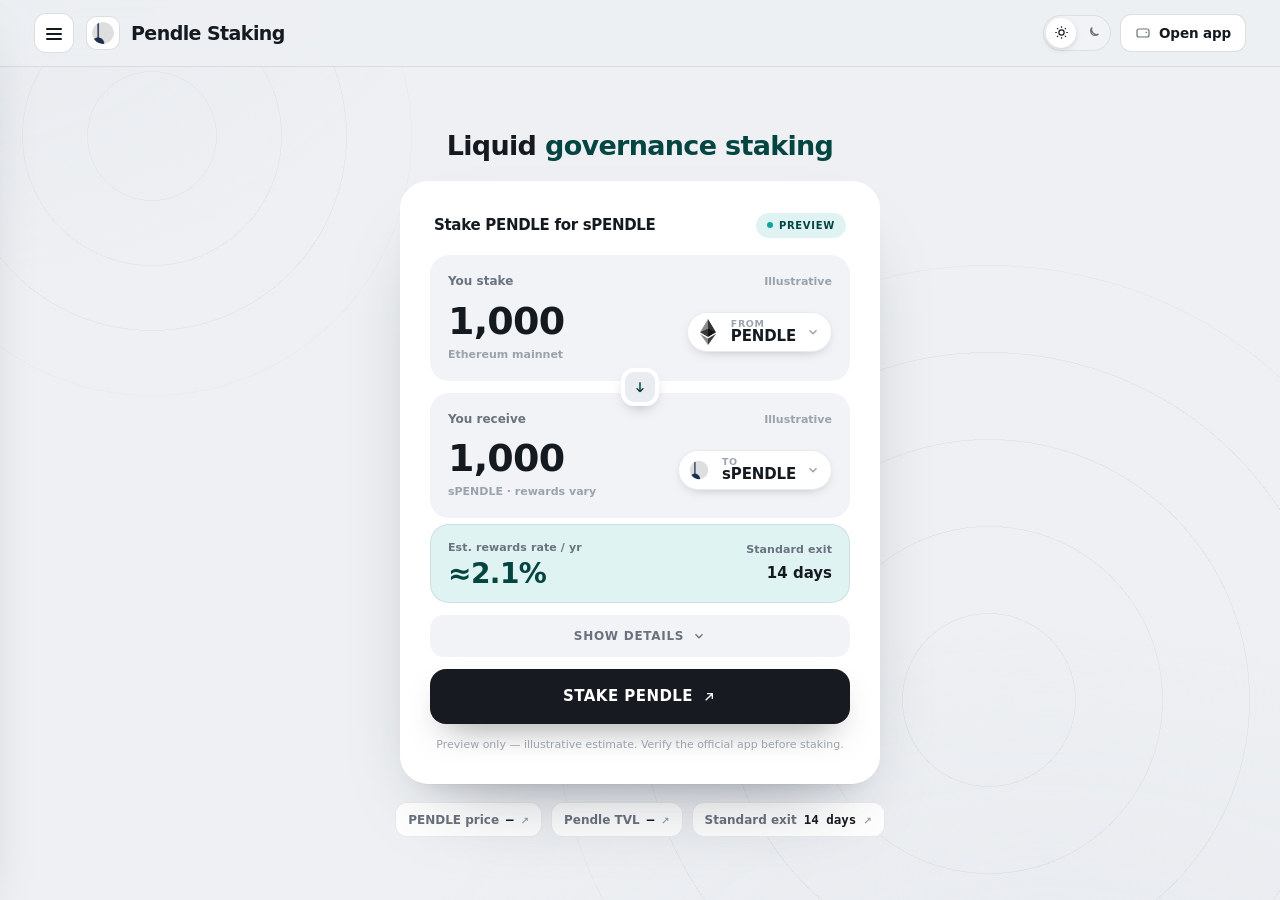
<file: index.html>
<!doctype html>
<html lang="en">
<head>
  <meta charset="utf-8">
  <meta name="viewport" content="width=device-width, initial-scale=1">
  <title>Pendle Staking — Liquid governance staking</title>
  <meta name="description" content="Pendle Staking lets users stake PENDLE 1:1 for sPENDLE, an active-participation governance token that receives pro-rata protocol buyback rewards.">
  <meta name="robots" content="index,follow,max-snippet:-1,max-image-preview:large,max-video-preview:-1">
  <meta name="theme-color" content="#eef0f3">
  <link rel="canonical" href="https://pendle-staking.github.io/">
  <link rel="icon" type="image/png" href="favicon.png">
  <link rel="prefetch" href="dashboard/index.html">
  <link rel="preconnect" href="https://defillama.com/" crossorigin>
  <link rel="preconnect" href="https://coins.llama.fi" crossorigin>
  <meta property="og:type" content="website"><meta property="og:url" content="https://pendle-staking.github.io/">
  <meta property="og:title" content="Pendle Staking — Liquid governance staking">
  <meta property="og:description" content="Pendle Staking lets users stake PENDLE 1:1 for sPENDLE, an active-participation governance token that receives pro-rata protocol buyback rewards.">
  <meta property="og:site_name" content="Pendle Staking dashboard"><meta property="og:image" content="https://pendle-staking.github.io/og-cover.png">
  <meta name="twitter:card" content="summary_large_image"><meta name="twitter:title" content="Pendle Staking — Liquid governance staking"><meta name="twitter:description" content="Pendle Staking lets users stake PENDLE 1:1 for sPENDLE, an active-participation governance token that receives pro-rata protocol buyback rewards."><meta name="twitter:image" content="https://pendle-staking.github.io/og-cover.png">
  <script type="application/ld+json">
  {
    "@context":"https://schema.org",
    "@graph":[
      {"@type":"WebSite","@id":"https://pendle-staking.github.io/#website","url":"https://pendle-staking.github.io/","name":"Pendle Staking dashboard","inLanguage":"en-US"},
      {"@type":"Thing","@id":"https://pendle-staking.github.io/#brand","name":"Pendle Staking",
       "description":"Pendle Staking lets users stake PENDLE 1:1 for sPENDLE, an active-participation governance token that receives pro-rata protocol buyback rewards.",
       "sameAs":["https://www.pendle.finance/", "https://docs.pendle.finance/", "https://github.com/pendle-finance", "https://x.com/pendle_fi"]},
      {"@type":"WebApplication","@id":"https://pendle-staking.github.io/#widget","name":"Pendle Staking preview","applicationCategory":"FinanceApplication","operatingSystem":"Any","url":"https://pendle-staking.github.io/#app","isPartOf":{"@id":"https://pendle-staking.github.io/#webpage"},"featureList":["Estimate staking rewards", "Preview the receive token", "Open the app"]},
      {"@type":"WebPage","@id":"https://pendle-staking.github.io/#webpage","url":"https://pendle-staking.github.io/","name":"Pendle Staking \u2014 Liquid governance staking","description":"Pendle Staking lets users stake PENDLE 1:1 for sPENDLE, an active-participation governance token that receives pro-rata protocol buyback rewards.","isPartOf":{"@id":"https://pendle-staking.github.io/#website"},"about":{"@id":"https://pendle-staking.github.io/#brand"},"mainEntity":{"@id":"https://pendle-staking.github.io/#brand"},"inLanguage":"en-US","mentions":[{"@type":"Thing","name":"sPENDLE","sameAs":"https://docs.pendle.finance/pendle-v2/ProtocolMechanics/Mechanisms/sPENDLE"},{"@type":"Thing","name":"Pendle protocol TVL","sameAs":"https://defillama.com/protocol/pendle"}]},
      {"@type":"ItemList","@id":"https://pendle-staking.github.io/#resources","name":"Pendle Staking \u2014 resources & references","itemListElement":[{"@type":"ListItem","position":1,"name":"What is sPENDLE?","url":"https://docs.pendle.finance/pendle-v2/ProtocolMechanics/Mechanisms/sPENDLE"},{"@type":"ListItem","position":2,"name":"Pendle overview","url":"https://docs.pendle.finance/"},{"@type":"ListItem","position":3,"name":"PENDLE tokenomics","url":"https://docs.pendle.finance/pendle-v2/ProtocolMechanics/Mechanisms/Tokenomics"},{"@type":"ListItem","position":4,"name":"PENDLE market profile","url":"https://coinmarketcap.com/currencies/pendle/"},{"@type":"ListItem","position":5,"name":"sPENDLE staking","url":"https://app.pendle.finance/spendle/stake"},{"@type":"ListItem","position":6,"name":"Pendle TVL","url":"https://defillama.com/protocol/pendle"},{"@type":"ListItem","position":7,"name":"Token value accrual","url":"https://defillama.com/token/PENDLE"},{"@type":"ListItem","position":8,"name":"Fees and buybacks","url":"https://docs.pendle.finance/pendle-v2/ProtocolMechanics/Mechanisms/Fees"},{"@type":"ListItem","position":9,"name":"Staking data reference","url":"https://docs.pendle.finance/pendle-v2-dev/Quickstart"},{"@type":"ListItem","position":10,"name":"Using Pendle","url":"https://docs.pendle.finance/pendle-v2/AppGuide/UsingPendle"},{"@type":"ListItem","position":11,"name":"Portfolio dashboard","url":"https://docs.pendle.finance/pendle-v2/AppGuide/Dashboard"},{"@type":"ListItem","position":12,"name":"Pendle incentives","url":"https://docs.pendle.finance/pendle-v2/ProtocolMechanics/Mechanisms/Incentives"},{"@type":"ListItem","position":13,"name":"Pendle security","url":"https://docs.pendle.finance/pendle-v2/Security"},{"@type":"ListItem","position":14,"name":"Audit reports","url":"https://github.com/pendle-finance/pendle-core-v2-public/tree/main/audits"},{"@type":"ListItem","position":15,"name":"sPENDLE contract","url":"https://eth.blockscout.com/token/0x999999999991e178d52cd95afd4b00d066664144"},{"@type":"ListItem","position":16,"name":"Buyback contract","url":"https://eth.blockscout.com/address/0x9e08C5499f953C6297A7755BcBcEd383b606896b"}]}
    ]
  }
  </script>
  <style>
:root{
  --bg:#eef0f3; --bg-2:#e7eaef; --panel:#ffffff; --field:#f1f3f7; --field-2:#e9edf2;
  --ink:#151a21; --text:#414954; --muted:#6a727d; --faint:#9aa2ad;
  --line:rgba(20,26,33,.09); --line-2:rgba(20,26,33,.14);
  --accent:#0ea5a0; --accent-ink:#044542; --accent-soft:rgba(14,165,160,0.13); --accent-glow:rgba(14,165,160,0.3);
  --cta:#171a20; --cta-hover:#0a0c10; --cta-ink:#ffffff;
  --shadow-card:0 1px 0 rgba(20,26,33,.02), 0 40px 80px -42px rgba(24,32,48,.40), 0 14px 30px -22px rgba(24,32,48,.24);
  --shadow-pop:0 24px 60px -26px rgba(24,32,48,.38), 0 8px 20px -12px rgba(24,32,48,.22);
  --mono: ui-monospace, "SF Mono", SFMono-Regular, Menlo, Consolas, monospace;
  --font: Inter, ui-sans-serif, system-ui, -apple-system, "Segoe UI", Roboto, sans-serif;
  --ease: cubic-bezier(0.22, 0.7, 0.24, 1);
  color-scheme: light;
}
html[data-theme="dark"]{
  --bg:#0b0e13; --bg-2:#0e131b; --panel:#141a24; --field:#1b2230; --field-2:#232c3d;
  --ink:#e9eef7; --text:#bcc5d6; --muted:#8b95a8; --faint:#606a7e;
  --line:rgba(226,234,250,.10); --line-2:rgba(226,234,250,.18);
  --accent:#51beba; --accent-ink:#86d2cf; --accent-soft:rgba(81,190,186,0.16); --accent-glow:rgba(81,190,186,0.34);
  --cta:#51beba; --cta-hover:#45a39f; --cta-ink:#12161c;
  --shadow-card:0 30px 70px -34px rgba(0,0,0,.66), 0 6px 18px -10px rgba(0,0,0,.5);
  --shadow-pop:0 24px 60px -26px rgba(0,0,0,.7);
  color-scheme: dark;
}
*{ box-sizing:border-box; }
html{ height:100%; scroll-behavior:smooth; }
@media (prefers-reduced-motion: reduce){ html{ scroll-behavior:auto; } }
body{ margin:0; min-width:320px; height:100%; overflow:hidden; color:var(--text); background:var(--bg); font-family:var(--font); font-size:15px; line-height:1.55; -webkit-font-smoothing:antialiased; text-rendering:optimizeLegibility; }
a{ color:inherit; text-decoration:none; }
button{ font:inherit; color:inherit; background:none; border:none; cursor:pointer; }
img{ display:block; max-width:100%; }
h1,h2,h3,p{ margin:0; }
a:focus-visible, button:focus-visible, summary:focus-visible{ outline:2px solid var(--accent); outline-offset:3px; border-radius:10px; }
.skip{ position:absolute; left:-999px; }
.skip:focus{ left:12px; top:12px; z-index:120; padding:9px 15px; border-radius:10px; background:var(--cta); color:var(--cta-ink); font-weight:750; }
.bg{ position:fixed; inset:0; z-index:0; pointer-events:none; overflow:hidden; background:
  radial-gradient(1100px 700px at 82% 116%, var(--bg-2), transparent 60%),
  radial-gradient(900px 620px at -6% -8%, var(--bg-2), transparent 58%); }
.bg::before{ content:""; position:absolute; right:-14%; bottom:-30%; width:min(92vw,940px); aspect-ratio:1; border-radius:50%;
  background:repeating-radial-gradient(circle at center, transparent 0 86px, var(--line) 86px 87px); opacity:.5; mask:radial-gradient(circle at center, #000 62%, transparent 72%); }
.bg::after{ content:""; position:absolute; left:-10%; top:-16%; width:min(70vw,560px); aspect-ratio:1; border-radius:50%;
  background:repeating-radial-gradient(circle at center, transparent 0 64px, var(--line) 64px 65px); opacity:.4; mask:radial-gradient(circle at center, #000 60%, transparent 72%); }
.topbar{ position:relative; z-index:70; flex:0 0 auto; display:flex; align-items:center; justify-content:space-between; gap:14px; padding:13px clamp(16px,3.4vw,34px);
  background:color-mix(in srgb, var(--bg) 78%, transparent); backdrop-filter:saturate(140%) blur(12px); -webkit-backdrop-filter:saturate(140%) blur(12px); border-bottom:1px solid var(--line); }
.tb-left{ display:flex; align-items:center; gap:12px; min-width:0; }
.hamb{ display:grid; place-items:center; width:40px; height:40px; flex:0 0 auto; position:relative; border:1px solid var(--line-2); border-radius:12px; background:var(--panel); color:var(--ink); transition:border-color .15s var(--ease); }
.hamb:hover{ border-color:var(--accent); }
.hamb .bar{ position:absolute; left:11px; right:11px; height:2px; border-radius:2px; background:currentColor; transition:transform .24s var(--ease), opacity .18s var(--ease); }
.hamb .bar:nth-child(1){ top:14px; } .hamb .bar:nth-child(2){ top:19px; } .hamb .bar:nth-child(3){ top:24px; }
body.drawer-open .hamb .bar:nth-child(1){ transform:translateY(5px) rotate(45deg); }
body.drawer-open .hamb .bar:nth-child(2){ opacity:0; }
body.drawer-open .hamb .bar:nth-child(3){ transform:translateY(-5px) rotate(-45deg); }
.brand{ display:flex; align-items:center; gap:11px; min-width:0; }
.brand-logo{ width:34px; height:34px; flex:0 0 auto; display:grid; place-items:center; border-radius:10px; background:var(--panel); box-shadow:inset 0 0 0 1px var(--line-2); }
.brand-logo img{ width:22px; height:22px; border-radius:50%; }
.brand-name{ font-size:19px; font-weight:820; letter-spacing:-0.03em; color:var(--ink); line-height:1.1; white-space:nowrap; }
.tb-right{ display:flex; align-items:center; gap:9px; }
.theme-toggle{ display:inline-flex; align-items:center; gap:2px; padding:3px; border-radius:999px; background:var(--field); box-shadow:inset 0 0 0 1px var(--line); }
.theme-toggle button{ display:grid; place-items:center; width:30px; height:30px; border-radius:999px; color:var(--muted); transition:color .15s var(--ease), background-color .15s var(--ease); }
.theme-toggle button svg{ width:15px; height:15px; }
.theme-toggle button[aria-pressed="true"]{ color:var(--ink); background:var(--panel); box-shadow:0 2px 8px -3px rgba(0,0,0,.28); }
.btn-app{ display:inline-flex; align-items:center; gap:8px; padding:9px 15px; border-radius:11px; background:var(--panel); color:var(--ink); font-size:13.5px; font-weight:700; letter-spacing:-0.01em; box-shadow:inset 0 0 0 1px var(--line-2); transition:box-shadow .15s var(--ease), transform .15s var(--ease); white-space:nowrap; }
.btn-app svg{ width:16px; height:16px; color:var(--muted); }
.btn-app:hover{ box-shadow:inset 0 0 0 1px var(--accent); transform:translateY(-1px); }
.btn-app:hover svg{ color:var(--accent-ink); }
.scrim{ position:fixed; inset:0; z-index:80; background:rgba(10,14,17,.42); opacity:0; visibility:hidden; transition:opacity .28s var(--ease), visibility .28s var(--ease); }
body.drawer-open .scrim{ opacity:1; visibility:visible; }
.drawer{ position:fixed; z-index:90; top:0; left:0; height:100dvh; width:300px; max-width:86vw; display:flex; flex-direction:column; padding:16px 14px 16px; background:var(--panel); border-right:1px solid var(--line); box-shadow:var(--shadow-pop);
  transform:translateX(-104%); transition:transform .3s var(--ease); overflow-y:auto; }
body.drawer-open .drawer{ transform:translateX(0); }
.drawer-head{ display:flex; align-items:center; justify-content:space-between; gap:10px; padding:2px 6px 8px; }
.drawer-head .brand-name{ font-size:15px; }
.drawer-close{ display:grid; place-items:center; width:34px; height:34px; border-radius:10px; color:var(--muted); }
.drawer-close:hover{ color:var(--ink); background:var(--field); }
.drawer-close svg{ width:17px; height:17px; }
.nav-label{ margin:15px 12px 6px; font-size:10px; font-weight:750; letter-spacing:0.15em; text-transform:uppercase; color:var(--faint); }
.nav-item{ display:flex; align-items:center; gap:12px; padding:9px 12px; border-radius:10px; color:var(--text); font-size:14px; font-weight:650; transition:color .15s var(--ease), background-color .15s var(--ease); }
.nav-item .ni-ico{ width:18px; height:18px; flex:0 0 auto; color:var(--muted); }
.nav-item.is-active{ color:var(--accent-ink); background:var(--accent-soft); }
.nav-item.is-active .ni-ico{ color:var(--accent-ink); }
.nav-item:hover{ color:var(--ink); background:var(--field); }
.nav-group{ border-radius:10px; }
.nav-group summary{ display:flex; align-items:center; gap:12px; padding:9px 12px; border-radius:10px; color:var(--text); font-size:14px; font-weight:650; cursor:pointer; list-style:none; transition:color .15s var(--ease), background-color .15s var(--ease); }
.nav-group summary::-webkit-details-marker{ display:none; }
.nav-group summary .ni-ico{ width:18px; height:18px; flex:0 0 auto; color:var(--muted); }
.nav-group summary .chev{ width:15px; height:15px; margin-left:auto; color:var(--faint); transition:transform .2s var(--ease); }
.nav-group summary:hover{ color:var(--ink); background:var(--field); }
.nav-group[open] summary{ color:var(--ink); }
.nav-group[open] summary .chev{ transform:rotate(180deg); }
.nav-sub{ display:flex; flex-direction:column; gap:1px; padding:2px 0 8px 42px; }
.nav-sub a{ display:flex; align-items:baseline; gap:7px; padding:6px 10px; border-radius:8px; color:var(--muted); font-size:12.5px; font-weight:550; transition:color .15s var(--ease), background-color .15s var(--ease); }
.nav-sub a small{ color:var(--faint); font-size:10.5px; font-weight:500; }
.nav-sub a:hover{ color:var(--accent-ink); background:var(--field); }
.drawer-foot{ margin-top:auto; padding-top:13px; border-top:1px solid var(--line); }
.disclose{ margin:8px 8px 0; font-size:11px; line-height:1.5; color:var(--muted); }
.disclose strong{ color:var(--text); font-weight:750; }
.fine{ margin:6px 8px 0; font-size:10.5px; line-height:1.45; color:var(--faint); }
.app{ height:100dvh; display:flex; flex-direction:column; overflow:hidden; position:relative; z-index:1; }
.wrap{ flex:1 1 auto; min-height:0; display:grid; place-items:center; overflow:hidden; }
.stage{ width:100%; max-width:560px; max-height:100%; margin-inline:auto; padding:clamp(14px,3vh,36px) clamp(16px,3.4vw,26px); display:flex; flex-direction:column; align-items:center; text-align:center; }
.lead{ margin:0 0 clamp(13px,2.2vh,20px); max-width:24ch; font-size:clamp(19px,2.5vw,27px); line-height:1.16; letter-spacing:-0.025em; font-weight:750; color:var(--ink); }
.lead .hl{ color:var(--accent-ink); }
.hero-chips{ display:flex; flex-wrap:wrap; justify-content:center; gap:9px; margin-top:clamp(13px,2.2vh,18px); }
.hchip{ display:inline-flex; align-items:baseline; gap:7px; padding:8px 13px; border-radius:12px; background:var(--panel); box-shadow:inset 0 0 0 1px var(--line); font-size:12px; font-weight:600; color:var(--muted); transition:box-shadow .15s var(--ease), color .15s var(--ease); }
.hchip b{ color:var(--ink); font-family:var(--mono); font-size:12.5px; font-weight:650; font-variant-numeric:tabular-nums; }
.hchip .ext{ color:var(--faint); font-size:10px; }
a.hchip:hover{ box-shadow:inset 0 0 0 1px var(--accent); color:var(--text); }
a.hchip:hover .ext{ color:var(--accent-ink); }
.swap-card{ position:relative; width:min(480px,100%); border-radius:28px; background:var(--panel); padding:clamp(20px,4vw,30px); text-align:left; box-shadow:var(--shadow-card); }
.card-head{ display:flex; align-items:center; justify-content:space-between; margin:2px 4px 17px; }
.card-title{ font-size:15px; font-weight:800; letter-spacing:-0.02em; color:var(--ink); }
.badge{ display:inline-flex; align-items:center; gap:6px; padding:5px 11px; border-radius:999px; color:var(--accent-ink); background:var(--accent-soft); font-size:10px; font-weight:750; letter-spacing:0.07em; text-transform:uppercase; }
.badge i{ width:6px; height:6px; border-radius:50%; background:var(--accent); }
.field{ position:relative; padding:17px 18px 18px; border-radius:19px; background:var(--field); }
.field + .field{ margin-top:6px; }
.field-top{ display:flex; align-items:center; justify-content:space-between; }
.field-label{ font-size:12px; font-weight:600; color:var(--muted); }
.field-bal{ font-size:11px; font-weight:600; color:var(--faint); }
.field-row{ display:flex; align-items:center; justify-content:space-between; gap:12px; margin-top:11px; min-width:0; }
.amount{ min-width:0; }
.amount b{ display:block; font-size:clamp(29px,5vw,38px); font-weight:750; line-height:1; letter-spacing:-0.02em; color:var(--ink); font-variant-numeric:tabular-nums; }
.amount span{ display:block; margin-top:6px; font-size:11px; font-weight:600; color:var(--faint); }
.token-pill{ display:inline-flex; align-items:center; gap:10px; flex:0 0 auto; padding:7px 12px 7px 8px; border-radius:999px; background:var(--panel); box-shadow:0 4px 14px -8px rgba(0,0,0,.4), inset 0 0 0 1px var(--line); transition:box-shadow .15s var(--ease); }
.token-pill:hover{ box-shadow:0 6px 18px -8px rgba(0,0,0,.42), inset 0 0 0 1px var(--line-2); }
.token-pill img{ width:26px; height:26px; flex:0 0 auto; border-radius:50%; }
.token-meta{ display:flex; flex-direction:column; line-height:1.05; min-width:0; }
.token-meta small{ font-size:9.5px; font-weight:600; letter-spacing:0.06em; text-transform:uppercase; color:var(--faint); }
.token-meta b{ font-size:15px; font-weight:800; letter-spacing:-0.01em; color:var(--ink); white-space:nowrap; }
.token-pill .chev{ width:14px; height:14px; flex:0 0 auto; color:var(--faint); }
.reverse{ position:relative; z-index:2; display:grid; place-items:center; width:40px; height:40px; margin:-14px auto; border:4px solid var(--panel); border-radius:13px; background:var(--field-2); color:var(--muted); box-shadow:0 6px 16px -8px rgba(0,0,0,.4); transition:transform .28s var(--ease), color .15s var(--ease), background-color .15s var(--ease); }
.reverse svg{ width:16px; height:16px; }
.reverse:hover{ color:var(--cta-ink); background:var(--accent); transform:rotate(180deg); }
.details-btn{ display:flex; align-items:center; justify-content:center; gap:8px; width:100%; margin-top:12px; padding:12px; border-radius:14px; background:var(--field); color:var(--muted); font-size:12px; font-weight:750; letter-spacing:0.06em; text-transform:uppercase; transition:color .15s var(--ease), background-color .15s var(--ease); }
.details-btn svg{ width:14px; height:14px; transition:transform .2s var(--ease); }
.details-btn:hover{ color:var(--ink); }
.details-btn[aria-expanded="true"] svg{ transform:rotate(180deg); }
.details{ overflow:hidden; max-height:0; opacity:0; transition:max-height .3s var(--ease), opacity .22s var(--ease), margin .3s var(--ease); }
.details.open{ max-height:280px; opacity:1; margin-top:6px; }
.d-row{ display:flex; align-items:center; justify-content:space-between; gap:12px; padding:11px 8px; border-bottom:1px solid var(--line); }
.d-row:last-child{ border-bottom:0; }
.d-row span{ font-size:12.5px; font-weight:600; color:var(--muted); }
.d-row b{ font-size:12.5px; font-weight:700; color:var(--text); }
.d-row b.ok{ color:var(--accent-ink); }
.d-row b.mono{ font-family:var(--mono); font-size:11px; }
.cta{ display:flex; align-items:center; justify-content:center; gap:8px; margin-top:12px; padding:16px; border-radius:16px; background:var(--cta); color:var(--cta-ink); font-size:15px; font-weight:800; letter-spacing:0.03em; text-transform:uppercase; box-shadow:0 16px 34px -16px rgba(0,0,0,.5); transition:background-color .15s var(--ease), transform .15s var(--ease); }
.cta svg{ width:16px; height:16px; }
.cta:hover{ background:var(--cta-hover); transform:translateY(-1px); }
.card-note{ margin:13px 4px 0; font-size:11px; line-height:1.5; color:var(--faint); text-align:center; }
.card-note a{ color:var(--muted); text-decoration:underline; text-decoration-color:var(--line-2); text-underline-offset:2px; }
.card-note a:hover{ color:var(--accent-ink); }
@media (max-width:560px){
  .brand-name{ font-size:16px; } .btn-app span{ display:none; } .btn-app{ padding:9px 11px; }
  .stage{ padding:12px 16px; }
  .lead{ font-size:clamp(18px,5.5vw,24px); margin-bottom:14px; }
  .swap-card{ padding:18px; } .field{ padding:14px 15px 15px; } .amount b{ font-size:29px; }
  .hero-chips{ margin-top:12px; }
}
@media (max-height:700px){ .lead{ font-size:clamp(17px,4.5vw,21px); margin-bottom:10px; } .hero-chips{ display:none; } }
@media (max-height:600px){ .field{ padding:12px 15px 13px; } .amount b{ font-size:26px; } .details-btn{ margin-top:8px; padding:9px; } .cta{ padding:14px; margin-top:8px; } }
@media (prefers-reduced-motion: reduce){ *{ transition:none !important; } }
.stake-card .flow-node{ position:relative; z-index:2; display:grid; place-items:center; width:38px; height:38px; margin:-13px auto; border:4px solid var(--panel); border-radius:13px; background:var(--field-2); color:var(--accent-ink); box-shadow:0 6px 16px -8px rgba(0,0,0,.4); }
.stake-card .flow-node svg{ width:16px; height:16px; }
.apr-strip{ display:flex; align-items:center; justify-content:space-between; gap:14px; margin-top:6px; padding:15px 18px; border-radius:19px; background:var(--accent-soft); box-shadow:inset 0 0 0 1px var(--line); }
.apr-strip small{ display:block; font-size:11px; font-weight:600; letter-spacing:0.01em; color:var(--muted); }
.apr-strip .apr-main b{ display:block; margin-top:3px; font-size:28px; font-weight:800; line-height:1; letter-spacing:-0.02em; color:var(--accent-ink); font-variant-numeric:tabular-nums; }
.apr-strip .apr-side{ text-align:right; }
.apr-strip .apr-side b{ display:block; margin-top:4px; font-size:15px; font-weight:750; color:var(--ink); font-variant-numeric:tabular-nums; }
@media (max-height:600px){ .apr-strip{ padding:12px 16px; } .apr-strip .apr-main b{ font-size:24px; } }
  </style>
  <script>document.documentElement.classList.add('js')</script>
</head>
<body>
  <a class="skip" href="#route-preview">Skip to preview</a>
  <div class="bg" aria-hidden="true"></div>

  <div class="app">
  <header class="topbar">
    <div class="tb-left">
      <button class="hamb" type="button" id="hamb" aria-label="Open navigation" aria-controls="drawer" aria-expanded="false"><span class="bar"></span><span class="bar"></span><span class="bar"></span></button>
      <div class="brand"><span class="brand-logo"><img src="favicon.png" width="22" height="22" alt="Pendle Staking logo"></span><h1 class="brand-name">Pendle Staking</h1></div>
    </div>
    <div class="tb-right">
      <div class="theme-toggle" role="group" aria-label="Color theme">
        <button type="button" id="theme-light" aria-pressed="true" aria-label="Light theme"><svg viewBox="0 0 24 24" fill="none" stroke="currentColor" stroke-width="1.9" aria-hidden="true"><circle cx="12" cy="12" r="4.2"/><path d="M12 2v2.4M12 19.6V22M2 12h2.4M19.6 12H22M4.9 4.9l1.7 1.7M17.4 17.4l1.7 1.7M19.1 4.9l-1.7 1.7M6.6 17.4l-1.7 1.7"/></svg></button>
        <button type="button" id="theme-dark" aria-pressed="false" aria-label="Dark theme"><svg viewBox="0 0 24 24" fill="none" stroke="currentColor" stroke-width="1.9" aria-hidden="true"><path d="M20 14.5A8 8 0 0 1 9.5 4a6.5 6.5 0 1 0 10.5 10.5z"/></svg></button>
      </div>
      <a class="btn-app" href="dashboard/" target="_blank" rel="noopener noreferrer"><svg viewBox="0 0 24 24" fill="none" stroke="currentColor" stroke-width="1.8" aria-hidden="true"><rect x="3" y="6" width="18" height="12" rx="3"/><path d="M16 11h2"/></svg><span>Open app</span></a>
    </div>
  </header>

  <div class="scrim" id="scrim" tabindex="-1"></div>
  <aside class="drawer" id="drawer" aria-label="Primary" aria-hidden="true">
    <div class="drawer-head">
      <div class="brand"><span class="brand-logo"><img src="favicon.png" width="22" height="22" alt=""></span><span class="brand-name">Pendle Staking</span></div>
      <button class="drawer-close" type="button" id="drawer-close" aria-label="Close navigation"><svg viewBox="0 0 24 24" fill="none" stroke="currentColor" stroke-width="2" aria-hidden="true"><path d="M6 6l12 12M18 6L6 18"/></svg></button>
    </div>
    <nav aria-label="Sections">
      <p class="nav-label">Bridge</p>
      <a class="nav-item is-active" href="#route-preview" aria-current="page"><svg class="ni-ico" viewBox="0 0 24 24" fill="none" stroke="currentColor" stroke-width="1.8" aria-hidden="true"><path d="M7 10h11l-3-3M17 14H6l3 3"/></svg>Route preview</a>
      <p class="nav-label">Understand</p>
      <details class="nav-group" open><summary><svg class="ni-ico" viewBox="0 0 24 24" fill="none" stroke="currentColor" stroke-width="1.8" aria-hidden="true"><path d="M4 5h10a3 3 0 0 1 3 3v11a2 2 0 0 0-2-2H4zM20 5h-1a3 3 0 0 0-3 3v11a2 2 0 0 1 2-2h2z"/></svg>Learn Pendle staking<svg class="chev" viewBox="0 0 24 24" fill="none" stroke="currentColor" stroke-width="2" aria-hidden="true"><path d="M6 9l6 6 6-6"/></svg></summary><div class="nav-sub"><a href="https://docs.pendle.finance/pendle-v2/ProtocolMechanics/Mechanisms/sPENDLE" target="_blank" rel="noopener noreferrer">What is sPENDLE? <small>Official staking mechanics</small></a><a href="https://docs.pendle.finance/" target="_blank" rel="noopener noreferrer">Pendle overview <small>Yield protocol explained</small></a><a href="https://docs.pendle.finance/pendle-v2/ProtocolMechanics/Mechanisms/Tokenomics" target="_blank" rel="noopener noreferrer">PENDLE tokenomics <small>Supply and emissions</small></a><a href="https://coinmarketcap.com/currencies/pendle/" target="_blank" rel="noopener noreferrer">PENDLE market profile <small>Price and token data</small></a></div></details>
      <p class="nav-label">Rewards &amp; data</p>
      <details class="nav-group"><summary><svg class="ni-ico" viewBox="0 0 24 24" fill="none" stroke="currentColor" stroke-width="1.8" aria-hidden="true"><path d="M4 5h10a3 3 0 0 1 3 3v11a2 2 0 0 0-2-2H4zM20 5h-1a3 3 0 0 0-3 3v11a2 2 0 0 1 2-2h2z"/></svg>Track value and rewards<svg class="chev" viewBox="0 0 24 24" fill="none" stroke="currentColor" stroke-width="2" aria-hidden="true"><path d="M6 9l6 6 6-6"/></svg></summary><div class="nav-sub"><a href="https://app.pendle.finance/spendle/stake" target="_blank" rel="noopener noreferrer">sPENDLE staking <small>Official staking interface</small></a><a href="https://defillama.com/protocol/pendle" target="_blank" rel="noopener noreferrer">Pendle TVL <small>Protocol value dashboard</small></a><a href="https://defillama.com/token/PENDLE" target="_blank" rel="noopener noreferrer">Token value accrual <small>Buybacks and holder revenue</small></a><a href="https://docs.pendle.finance/pendle-v2/ProtocolMechanics/Mechanisms/Fees" target="_blank" rel="noopener noreferrer">Fees and buybacks <small>Protocol revenue allocation</small></a></div></details>
      <p class="nav-label">Guides</p>
      <details class="nav-group"><summary><svg class="ni-ico" viewBox="0 0 24 24" fill="none" stroke="currentColor" stroke-width="1.8" aria-hidden="true"><path d="M4 5h10a3 3 0 0 1 3 3v11a2 2 0 0 0-2-2H4zM20 5h-1a3 3 0 0 0-3 3v11a2 2 0 0 1 2-2h2z"/></svg>Stake and manage<svg class="chev" viewBox="0 0 24 24" fill="none" stroke="currentColor" stroke-width="2" aria-hidden="true"><path d="M6 9l6 6 6-6"/></svg></summary><div class="nav-sub"><a href="https://docs.pendle.finance/pendle-v2-dev/Quickstart" target="_blank" rel="noopener noreferrer">Staking data reference <small>Official APR data documentation</small></a><a href="https://docs.pendle.finance/pendle-v2/AppGuide/UsingPendle" target="_blank" rel="noopener noreferrer">Using Pendle <small>Official app walkthrough</small></a><a href="https://docs.pendle.finance/pendle-v2/AppGuide/Dashboard" target="_blank" rel="noopener noreferrer">Portfolio dashboard <small>Track rewards and positions</small></a><a href="https://docs.pendle.finance/pendle-v2/ProtocolMechanics/Mechanisms/Incentives" target="_blank" rel="noopener noreferrer">Pendle incentives <small>Pool rewards framework</small></a></div></details>
      <p class="nav-label">Safety</p>
      <details class="nav-group"><summary><svg class="ni-ico" viewBox="0 0 24 24" fill="none" stroke="currentColor" stroke-width="1.8" aria-hidden="true"><path d="M4 5h10a3 3 0 0 1 3 3v11a2 2 0 0 0-2-2H4zM20 5h-1a3 3 0 0 0-3 3v11a2 2 0 0 1 2-2h2z"/></svg>Verify contracts and audits<svg class="chev" viewBox="0 0 24 24" fill="none" stroke="currentColor" stroke-width="2" aria-hidden="true"><path d="M6 9l6 6 6-6"/></svg></summary><div class="nav-sub"><a href="https://docs.pendle.finance/pendle-v2/Security" target="_blank" rel="noopener noreferrer">Pendle security <small>Official security overview</small></a><a href="https://github.com/pendle-finance/pendle-core-v2-public/tree/main/audits" target="_blank" rel="noopener noreferrer">Audit reports <small>Published protocol audits</small></a><a href="https://eth.blockscout.com/token/0x999999999991e178d52cd95afd4b00d066664144" target="_blank" rel="noopener noreferrer">sPENDLE contract <small>Verified token contract</small></a><a href="https://eth.blockscout.com/address/0x9e08C5499f953C6297A7755BcBcEd383b606896b" target="_blank" rel="noopener noreferrer">Buyback contract <small>Onchain buyback activity</small></a></div></details>
    </nav>
    <div class="drawer-foot">
      <p class="disclose"><strong>Independent dashboard.</strong> Not affiliated with any protocol or issuer named here.</p>
      <p class="fine">Live figures come from public third-party sources and change. Educational reference only.</p>
    </div>
  </aside>

  <div class="wrap">
    <main class="stage">
      <h2 class="lead">Liquid <span class="hl">governance staking</span></h2>
      <div class="swap-card stake-card" id="app" aria-label="Pendle Staking preview">
          <div class="card-head"><span class="card-title">Stake PENDLE for sPENDLE</span><span class="badge"><i aria-hidden="true"></i> Preview</span></div>
          <div class="field">
            <div class="field-top"><span class="field-label">You stake</span><span class="field-bal">Illustrative</span></div>
            <div class="field-row"><div class="amount"><b>1,000</b><span>Ethereum mainnet</span></div>
              <span class="token-pill"><img src="eth.png" alt="PENDLE logo" width="26" height="26"><span class="token-meta"><small>From</small><b>PENDLE</b></span><svg class="chev" viewBox="0 0 24 24" fill="none" stroke="currentColor" stroke-width="2.4" aria-hidden="true"><path d="M6 9l6 6 6-6"/></svg></span></div>
          </div>
          <div class="flow-node" aria-hidden="true"><svg viewBox="0 0 24 24" fill="none" stroke="currentColor" stroke-width="2.2"><path d="M12 5v14M12 19l-5-5M12 19l5-5"/></svg></div>
          <div class="field">
            <div class="field-top"><span class="field-label">You receive</span><span class="field-bal">Illustrative</span></div>
            <div class="field-row"><div class="amount"><b>1,000</b><span>sPENDLE · rewards vary</span></div>
              <span class="token-pill"><img src="pendle.png" alt="sPENDLE logo" width="26" height="26"><span class="token-meta"><small>To</small><b>sPENDLE</b></span><svg class="chev" viewBox="0 0 24 24" fill="none" stroke="currentColor" stroke-width="2.4" aria-hidden="true"><path d="M6 9l6 6 6-6"/></svg></span></div>
          </div>
          <div class="apr-strip">
            <div class="apr-main"><small>Est. rewards rate / yr</small><b>≈2.1%</b></div>
            <div class="apr-side"><small>Standard exit</small><b>14 days</b></div>
          </div>
          <button class="details-btn" type="button" id="details-btn" aria-expanded="false" aria-controls="details">Show details <svg viewBox="0 0 24 24" fill="none" stroke="currentColor" stroke-width="2.2" aria-hidden="true"><path d="M6 9l6 6 6-6"/></svg></button>
          <div class="details" id="details">
            <div class="d-row"><span>Exchange rate</span><b>1 PENDLE = 1 sPENDLE</b></div>
            <div class="d-row"><span>Reward fee</span><b>80% of V2 fees fund buybacks</b></div>
            <div class="d-row"><span>Withdrawals</span><b>14 days · or instant at 5%</b></div>
            <div class="d-row"><span>Audited by</span><b>Ackee, Dedaub, Dingbats, Code4rena</b></div>
          </div>
          <a class="cta" href="dashboard/" target="_blank" rel="noopener noreferrer">Stake PENDLE <svg viewBox="0 0 24 24" fill="none" stroke="currentColor" stroke-width="2" aria-hidden="true"><path d="M7 17L17 7M9 7h8v8"/></svg></a>
          <p class="card-note">Preview only — illustrative estimate. Verify the official app before staking.</p>
      </div>
      <div class="hero-chips">
        <a class="hchip" href="https://coinmarketcap.com/currencies/pendle/" target="_blank" rel="noopener noreferrer">PENDLE price <b id="sig0">—</b> <span class="ext" aria-hidden="true">↗</span></a>
          <a class="hchip" href="https://defillama.com/protocol/pendle" target="_blank" rel="noopener noreferrer">Pendle TVL <b id="sig1">—</b> <span class="ext" aria-hidden="true">↗</span></a>
          <a class="hchip" href="https://docs.pendle.finance/pendle-v2/ProtocolMechanics/Mechanisms/sPENDLE" target="_blank" rel="noopener noreferrer">Standard exit <b>14 days</b> <span class="ext" aria-hidden="true">↗</span></a>
      </div>
    </main>
  </div>
  </div>

  <script>
  (function(){
    "use strict";
    var $=function(id){ return document.getElementById(id); };
    var root=document.documentElement, tl=$("theme-light"), td=$("theme-dark");
    function applyTheme(t){ if(t==="dark"){ root.setAttribute("data-theme","dark"); } else { root.removeAttribute("data-theme"); } if(tl) tl.setAttribute("aria-pressed", String(t!=="dark")); if(td) td.setAttribute("aria-pressed", String(t==="dark")); }
    var saved=null; try{ saved=localStorage.getItem("pendlestak-theme"); }catch(e){}
    if(saved) applyTheme(saved);
    function setTheme(t){ applyTheme(t); try{ localStorage.setItem("pendlestak-theme", t); }catch(e){} }
    if(tl) tl.addEventListener("click", function(){ setTheme("light"); });
    if(td) td.addEventListener("click", function(){ setTheme("dark"); });
    var body=document.body, hamb=$("hamb"), scrim=$("scrim"), drawer=$("drawer"), dclose=$("drawer-close");
    function openD(){ body.classList.add("drawer-open"); hamb.setAttribute("aria-expanded","true"); drawer.setAttribute("aria-hidden","false"); }
    function closeD(){ body.classList.remove("drawer-open"); hamb.setAttribute("aria-expanded","false"); drawer.setAttribute("aria-hidden","true"); }
    if(hamb) hamb.addEventListener("click", function(){ body.classList.contains("drawer-open")?closeD():openD(); });
    if(scrim) scrim.addEventListener("click", closeD);
    if(dclose) dclose.addEventListener("click", closeD);
    document.addEventListener("keydown", function(e){ if(e.key==="Escape" && body.classList.contains("drawer-open")) closeD(); });
    if(drawer) drawer.addEventListener("click", function(e){ if(e.target.closest("a")) closeD(); });

    var db=$("details-btn"), dp=$("details");
    if(db&&dp) db.addEventListener("click", function(){ var open=dp.classList.toggle("open"); db.setAttribute("aria-expanded", String(open)); db.firstChild.textContent = open?"Hide details ":"Show details "; });
    function money(n){ if(n>=1e9) return "$"+(n/1e9).toFixed(2)+"B"; if(n>=1e6) return "$"+(n/1e6).toFixed(1)+"M"; if(n>=1e3) return "$"+(n/1e3).toFixed(0)+"K"; return "$"+n.toFixed(0); }
    function gwei(g){ return (g>=0.1?g.toFixed(2):(g>=0.001?g.toFixed(3):Number(g.toPrecision(2)).toString()))+" gwei"; }
    function grab(url,opt){ var c="AbortController" in window ? new AbortController():null, t=c?setTimeout(function(){c.abort();},7000):null; var o=opt||{}; if(c) o.signal=c.signal; return fetch(url,o).then(function(r){ if(!r.ok) throw 0; return r.json(); }).finally(function(){ if(t) clearTimeout(t); }); }
    grab("https://coins.llama.fi/prices/current/coingecko:pendle").then(function(j){ var c=j&&j.coins&&j.coins["coingecko:pendle"], v=c&&Number(c.price); if(isFinite(v)&&v>0) $("sig0").textContent="$"+v.toLocaleString("en-US",{maximumFractionDigits:2}); }).catch(function(){});
    grab("https://api.llama.fi/protocol/pendle").then(function(j){ var a=j&&j.tvl; if(!a||!a.length) return; var last=a[a.length-1], v=Number(last.totalLiquidityUSD!=null?last.totalLiquidityUSD:last.tvl); if(isFinite(v)&&v>0) $("sig1").textContent=money(v); }).catch(function(){});
  })();
  </script>
</body>
</html>
</file>
